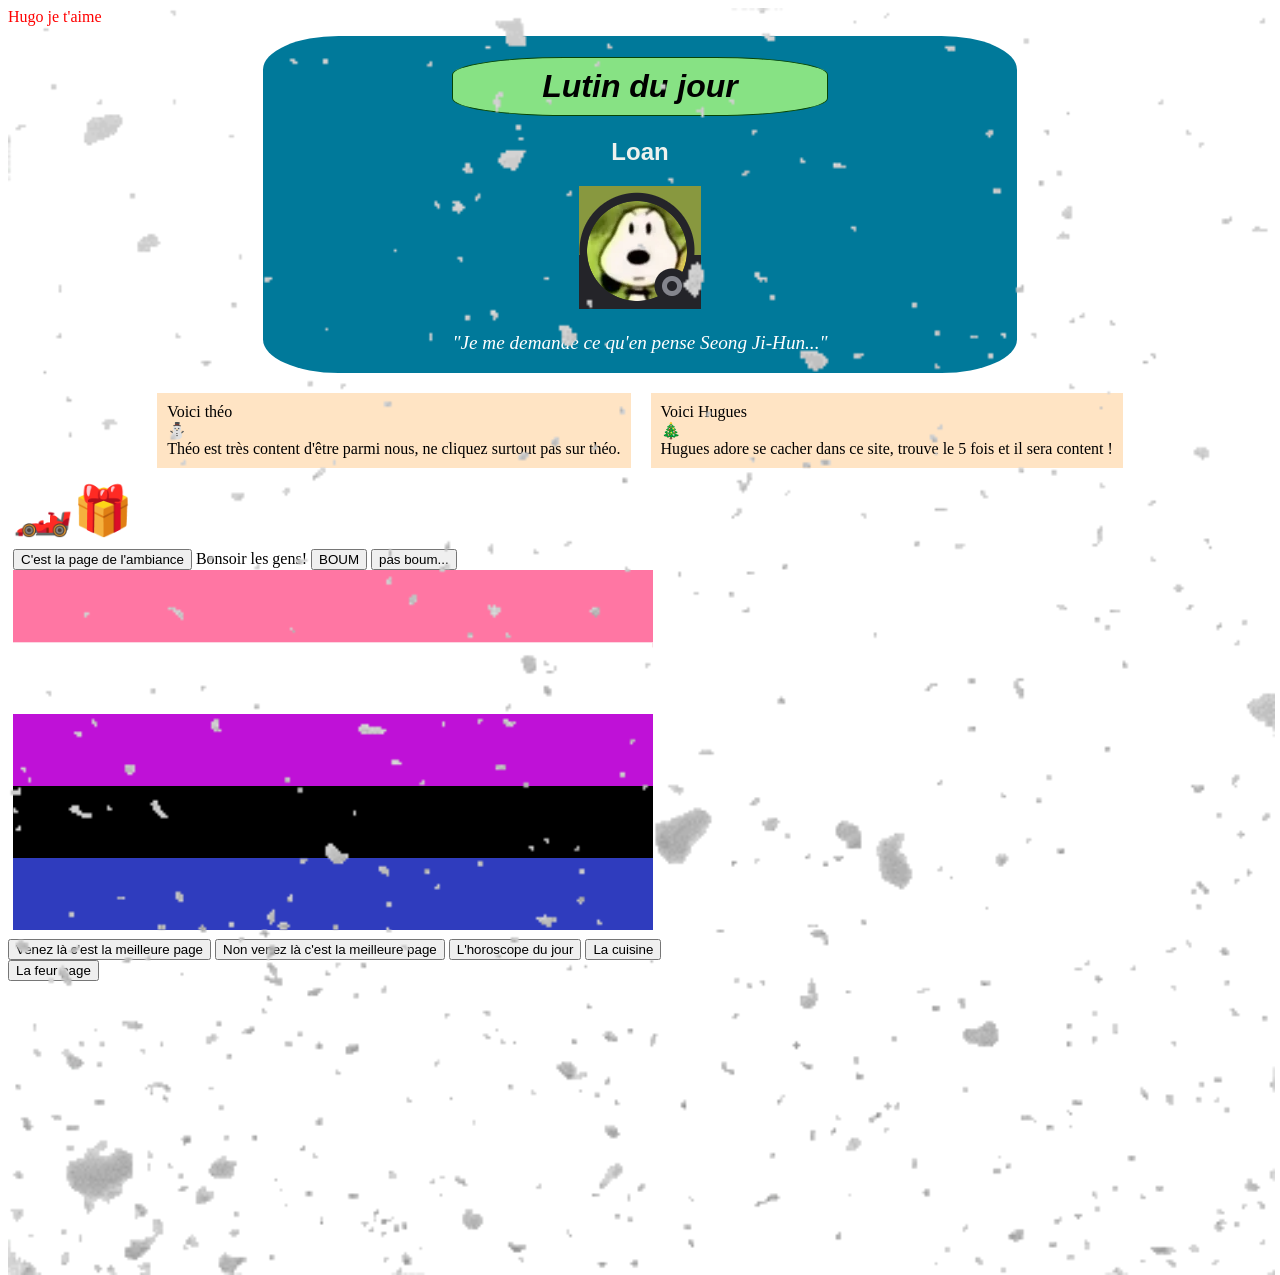
<file: index.html>
<!DOCTYPE html>
<html lang="en">
<head>
    <meta charset="UTF-8">
    <meta name="viewport" content="width=device-width, initial-scale=1.0">
    <title>C'est le SITE</title>

    <link rel="stylesheet" href="styles/main.css">
</head>
<body>
    <img class="snow" style="position:absolute;width:99%;pointer-events:none;" src="fetes/noel/snow.gif"> <!-- NOEL-->
    <span class="p1-eni">Hugo je t'aime</span>
    <div class="flex-eni center">
    <div id="bouffon" class="isolation-eni-2">
        <!-- <h1 id="header-bouffon">Bouffon du jour</h1> NOEL  -->
         <h1 id="header-bouffon">Lutin du jour</h1>

        <h2 id="title-bouffon"></h2>
    </div>
    </div>  
    <div class="flex-eni">
        <div class="isolation-eni">
            <span>Voici théo</span> <br>
            <!-- <span id="theo" onclick="killTheo()">👨🏼</span> <br> NOEL -->
             <span id="theo" onclick="killTheo()">⛄</span> <br>
            <span id="consigne">Théo est très content d'être parmi nous, ne cliquez surtout pas sur théo.</span>
        </div>
        <div class="isolation-eni">
            <span>Voici Hugues</span> <br>
            <!-- <span id="hugues" onclick="getHugues(this)">👦🏾</span> <br>  NOEL-->
             <span id="hugues" onclick="getHugues(this)">🎄</span> <br>
            <span id="consigne">Hugues adore se cacher dans ce site, trouve le <span id="hugues-count">5</span> fois et il sera content !</span>
        </div>
    </div>
    <div class="important-loan">
        <div class="course" >
            <div class="close-course" onclick="document.documentElement.style.setProperty('--visibilite-course', 'none')">
                x
            </div>
            <div id="dabloons"></div>
            <div class ="pari" >
                <div>Je parie &nbsp; </div>
                <input type="number" id="numb_dabl" min="1" :max="var(--)">
                <div> &nbsp; Dabloons sur coureur &nbsp; </div>
                <div class="choix-coureurs"> 
                    <!-- &nbsp;<img class="choix-coureur-1" onclick="select_coureur(1)" src="img/course/linos.jpg">&nbsp;
                    &nbsp;<img class="choix-coureur-2" onclick="select_coureur(2)" src="img/course/spiderman.png">&nbsp;
                    &nbsp;<img class="choix-coureur-3" onclick="select_coureur(3)" src="img/course/sadhamster.png">&nbsp;  NOEL-->
                    &nbsp;<img class="choix-coureur-1" onclick="select_coureur(1)" src="fetes/noel/noel.png">&nbsp;
                    &nbsp;<img class="choix-coureur-2" onclick="select_coureur(2)" src="fetes/noel/sapin.png">&nbsp;
                    &nbsp;<img class="choix-coureur-3" onclick="select_coureur(3)" src="fetes/noel/reindeer.png">&nbsp;

                </div>
                <input type="button" value="C'est parti !" onclick="commencer_course()">
                <div>&nbsp;&nbsp;&nbsp;&nbsp;</div>
                <div class="erreur-demarrage" id="erreur-demarrage"></div>
            </div>
            <div class="contestants">
                <div id="candidat-1">
                    <!-- <img class="coureur" src="img/course/linos.jpg"> NOEL -->
                    <img class="coureur" src="fetes/noel/noel.png"> <br>
                    <!-- <img class="vehicule" src="img/course/mcqueen.png"> NOEL -->
                     <img class="vehicule" src="fetes/noel/traineau.png">
                </div>
                <div id="candidat-2">
                    <!-- <img class="coureur" src="img/course/spiderman.png"> NOEL  -->
                    <img class="coureur" src="fetes/noel/sapin.png"> <br>
                    <!-- <img class="vehicule" src="img/course/rainbowdash.png"> NOEL -->
                     <img class="vehicule" src="fetes/noel/patin_a_glace.png">
                </div>
                <div id="candidat-3">
                    <!-- <img class="coureur" src="img/course/sadhamster.png">  NOEL -->
                    <img class="coureur" src="fetes/noel/reindeer.png"> <br>
                    <!-- <img class="vehicule" src="img/course/oiseau.png"> NOEL -->
                     <img class="vehicule" src="fetes/noel/cadeaux.png">
                </div>
                <div id="gagnant"></div>
            </div>
        </div>
        <div class="ligne-dabloons">
            <div class="ouvrir-course" onclick="ouverture_course()">🏎️</div>
            <div class="cadeau-quot" onclick="cadeau_quotidien()">🎁&nbsp;&nbsp;&nbsp;&nbsp;</div> 
            <div class="message-cadeau" id="message-cadeau"></div>
        </div>
    </div>
    <div class="machin_bidule-arthur">
        <a href="page-de-l-ambiance.html"><button class="arthur_button" type="button">C'est la page de l'ambiance</button></a>
        <span>Bonsoir les gens!</span>
        <button class="sound_button" type="button" onclick="bigsound()">BOUM</button>
        <button class="sound_button" type="button" onclick="nosound()">pas boum...</button>
        <div id="first-flag">
            <img class="genders" src="img/arthur/Genderfluidity_Pride_Flag.png" onclick="spin_heli(this)">
        </div>
    </div>
    <div class="bouton-tom">
        <a href="page2.html"><button class="button-tom" type="button">Venez là c'est la meilleure page</button></a>
        <a href="page-tom.html"><button class="button-tom" type="button">Non venez là c'est la meilleure page</button></a>
        <a href="horoscope.html"><button class="button-tom" type="button">L'horoscope du jour</button></a>
        <a href="cuisine.html"><button class="button-tom" type="button">La cuisine</button></a>
    </div>
    <div class="div-elea">
        <a href="feurpage.html"><button class="button-tom" type="button">La feur page</button></a>
    </div>

    <script type="text/javascript" src="scripts/main.js"></script>
    <script type="text/javascript" src="scripts/bouffon_jour.js"></script>
    <script type="text/javascript" src="scripts/ambiance.js"></script>

</body>
</html>
</file>
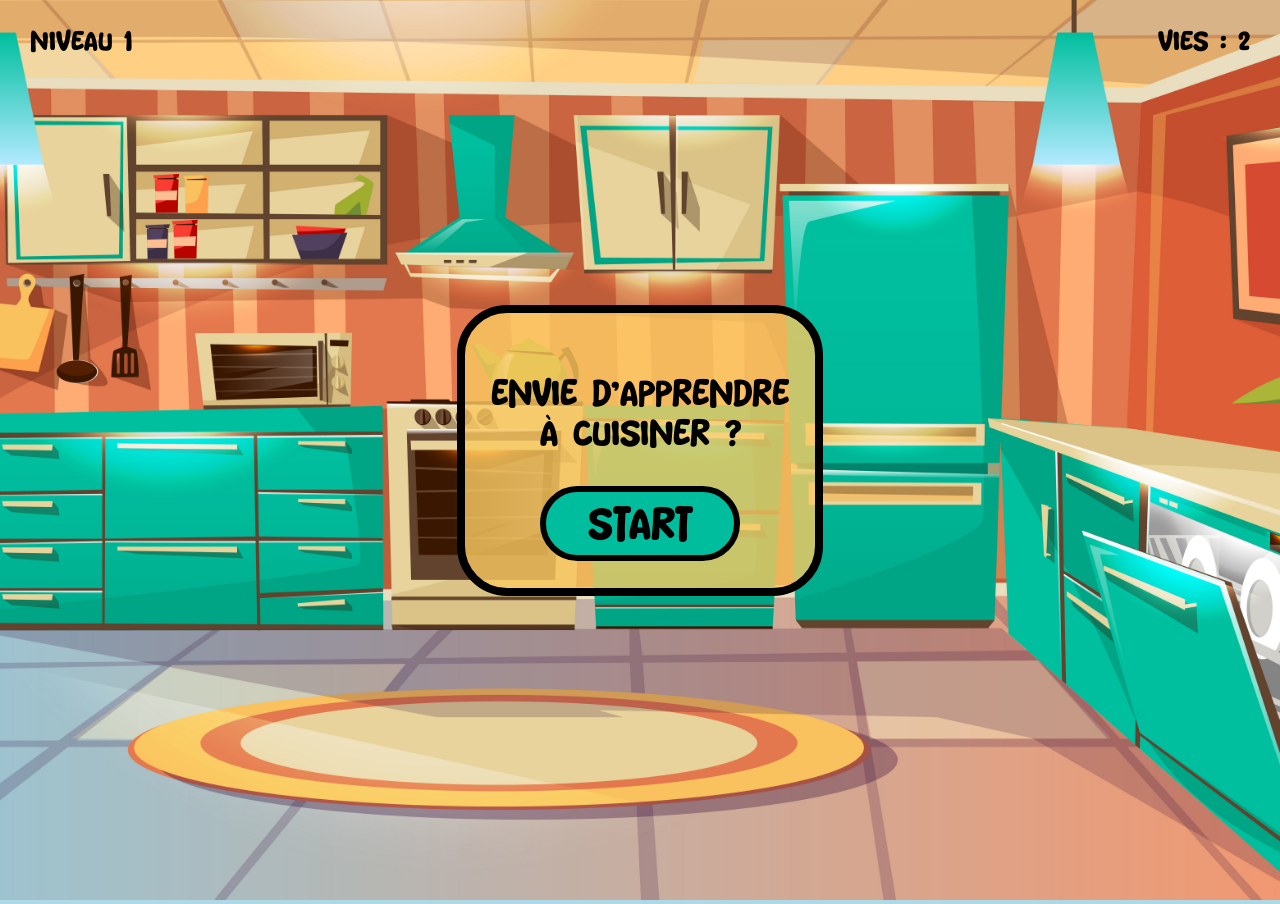
<file: cuisine.html>
<!DOCTYPE html>
<html lang="en">
<head>
    <meta charset="UTF-8">
    <meta name="viewport" content="width=device-width, initial-scale=1.0">
    <title>C'est le SITE</title>

    <link rel="stylesheet" href="styles/cuisine.css">
    <script type="text/javascript" src="scripts/cuisine.js"></script>
</head>
<body>
    <div class="main-container" id="background-screen">
        <img class="image-cuisine" src="img/tom/cuisine/cuisine.jpg">
    </div>
    <div class="main-container" id="info-screen">
        <p class="level-text">Niveau <span id="level">1</span></p>
        <p class="lives-text">Vies : <span id="lives">2</span></p>
    </div>
    <div class="main-container" id="start-screen">
        <div class="menu">
            <p class="title">Envie d'apprendre à cuisiner ?</p>
            <button class="start-button" onclick=start()>Start</button>
        </div>
    </div>
    <div class="main-container" id="rules-screen">
        <div class="rules-container">
            <p class="rules-title">Niveau <span id="level">1</span> :</p>
            <p class="rules-text" id="rules-text">Test</p>
        </div>
    </div>
    <div class="main-container" id="game-screen-level1">
        <img class="oeuf" src="img/tom/cuisine/oeuf1.png">
        <img class="oeuf" src="img/tom/cuisine/oeuf1.png">
        <img class="oeuf" src="img/tom/cuisine/oeuf1.png">
        <img class="oeuf" src="img/tom/cuisine/oeuf1.png">
        <img class="oeuf" src="img/tom/cuisine/oeuf1.png">
        <img class="saladier" id="follow" src="img/tom/cuisine/saladier.png">
        <script src="scripts/follow_mouse_tom.js"></script>
    </div>
    <div class="main-container" id="loser-screen">
        <div class="rules-container">
            <p class="rules-text">Haha loser mdrrr</p>
        </div>
    </div>
    <div class="main-container" id="victory-screen">
        <div class="rules-container">
            <p class="rules-text">Bravo ! Le niveau 2 arrive soon</p>
        </div>
    </div>
</body>
</html>
</file>
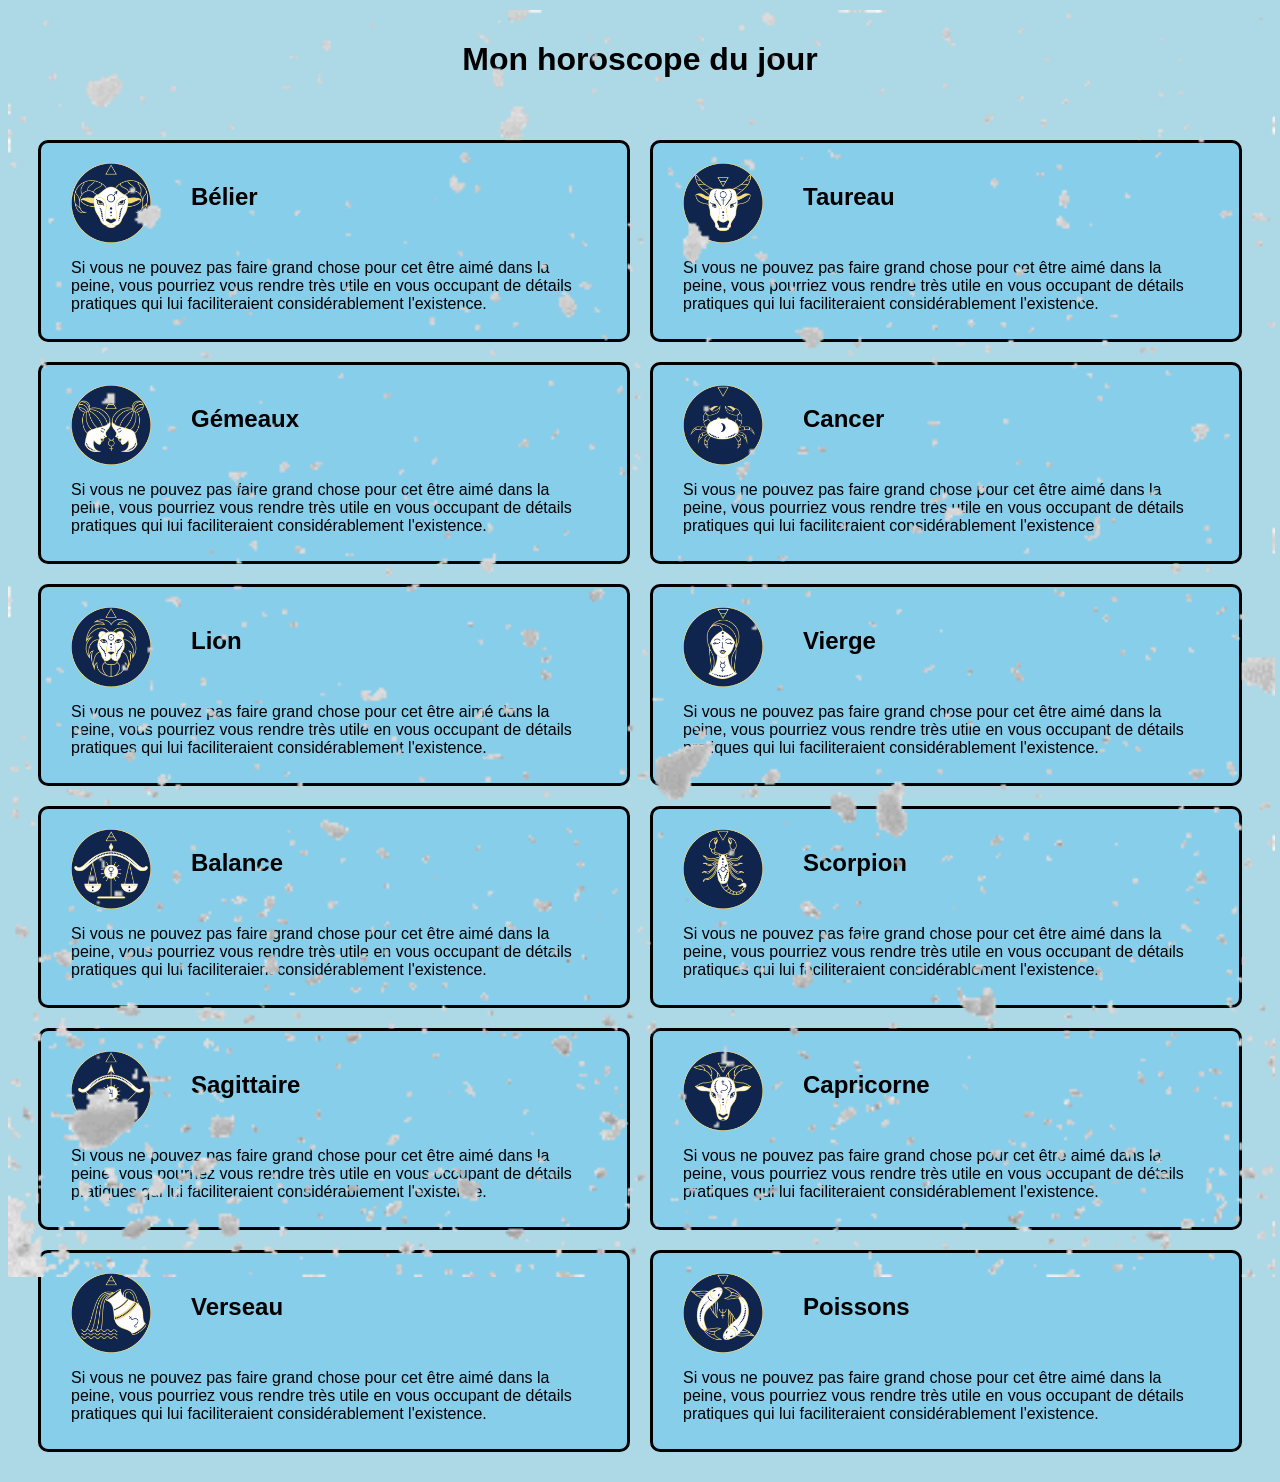
<file: horoscope.html>
<!DOCTYPE html>
<html lang="en">
<head>
    <meta charset="UTF-8">
    <meta name="viewport" content="width=device-width, initial-scale=1.0">
    <title>C'est le SITE</title>

    <link rel="stylesheet" href="styles/horoscope.css">
    <script type="text/javascript" src="scripts/horoscope.js"></script>
</head>
<body>
    <img class="snow" style="position:absolute;width:99%;pointer-events:none;" src="fetes/noel/snow.gif"> <!-- NOEL-->
    <div class="page-tom">
        <div class="header-tom">
            <h1 class="titre-tom">Mon horoscope du jour</h1>
        </div>
        <div class="flexbox-horoscope-tom">
            <div class="signe-astro-tom">
                <div class="header-signe-astro-tom">
                    <img class="image-signe-astro-tom" src="img/tom/horoscope/Bélier.png">
                    <h2 class="titre-signe-astro-tom">Bélier</h2>
                </div>
                <p id="texte-Bélier" class= "texte-signe-astro-tom">
                    Si vous ne pouvez pas faire grand chose pour cet être aimé dans la peine, vous pourriez vous rendre très utile en vous occupant de détails pratiques qui lui faciliteraient considérablement l'existence.
                </p>
            </div>

            <div class="signe-astro-tom">
                <div class="header-signe-astro-tom">
                    <img class="image-signe-astro-tom" src="img/tom/horoscope/Taureau.png">
                    <h2 class="titre-signe-astro-tom">Taureau</h2>
                </div>
                <p id="texte-Taureau" class= "texte-signe-astro-tom" onclick=showTaureau()>
                    Si vous ne pouvez pas faire grand chose pour cet être aimé dans la peine, vous pourriez vous rendre très utile en vous occupant de détails pratiques qui lui faciliteraient considérablement l'existence.
                </p>
            </div>

            <div class="signe-astro-tom">
                <div class="header-signe-astro-tom">
                    <img class="image-signe-astro-tom" src="img/tom/horoscope/Gémeaux.png">
                    <h2 class="titre-signe-astro-tom">Gémeaux</h2>
                </div>
                <p id="texte-Gémeaux" class= "texte-signe-astro-tom" onclick=showGemeaux()>
                    Si vous ne pouvez pas faire grand chose pour cet être aimé dans la peine, vous pourriez vous rendre très utile en vous occupant de détails pratiques qui lui faciliteraient considérablement l'existence.
                </p>
            </div>

            <div class="signe-astro-tom">
                <div class="header-signe-astro-tom">
                    <img class="image-signe-astro-tom" src="img/tom/horoscope/Cancer.png">
                    <h2 class="titre-signe-astro-tom">Cancer</h2>
                </div>
                <p id="texte-Cancer" class= "texte-signe-astro-tom" onclick=showCancer()>
                    Si vous ne pouvez pas faire grand chose pour cet être aimé dans la peine, vous pourriez vous rendre très utile en vous occupant de détails pratiques qui lui faciliteraient considérablement l'existence.
                </p>
            </div>

            <div class="signe-astro-tom">
                <div class="header-signe-astro-tom">
                    <img class="image-signe-astro-tom" src="img/tom/horoscope/Lion.png">
                    <h2 class="titre-signe-astro-tom">Lion</h2>
                </div>
                <p id="texte-Lion" class= "texte-signe-astro-tom">
                    Si vous ne pouvez pas faire grand chose pour cet être aimé dans la peine, vous pourriez vous rendre très utile en vous occupant de détails pratiques qui lui faciliteraient considérablement l'existence.
                </p>
            </div>

            <div class="signe-astro-tom">
                <div class="header-signe-astro-tom">
                    <img class="image-signe-astro-tom" src="img/tom/horoscope/Vierge.png">
                    <h2 class="titre-signe-astro-tom">Vierge</h2>
                </div>
                <p id="texte-Vierge" class= "texte-signe-astro-tom">
                    Si vous ne pouvez pas faire grand chose pour cet être aimé dans la peine, vous pourriez vous rendre très utile en vous occupant de détails pratiques qui lui faciliteraient considérablement l'existence.
                </p>
            </div>

            <div class="signe-astro-tom">
                <div class="header-signe-astro-tom">
                    <img class="image-signe-astro-tom" src="img/tom/horoscope/Balance.png">
                    <h2 class="titre-signe-astro-tom">Balance</h2>
                </div>
                <p id="texte-Balance" class= "texte-signe-astro-tom" onclick=showBalance()>
                    Si vous ne pouvez pas faire grand chose pour cet être aimé dans la peine, vous pourriez vous rendre très utile en vous occupant de détails pratiques qui lui faciliteraient considérablement l'existence.
                </p>
            </div>

            <div class="signe-astro-tom">
                <div class="header-signe-astro-tom">
                    <img class="image-signe-astro-tom" src="img/tom/horoscope/Scorpion.png">
                    <h2 class="titre-signe-astro-tom">Scorpion</h2>
                </div>
                <p id="texte-Scorpion" class= "texte-signe-astro-tom" onclick=showScorpion()>
                    Si vous ne pouvez pas faire grand chose pour cet être aimé dans la peine, vous pourriez vous rendre très utile en vous occupant de détails pratiques qui lui faciliteraient considérablement l'existence.
                </p>
            </div>

            <div class="signe-astro-tom">
                <div class="header-signe-astro-tom">
                    <img class="image-signe-astro-tom" src="img/tom/horoscope/Sagittaire.png">
                    <h2 class="titre-signe-astro-tom">Sagittaire</h2>
                </div>
                <p id="texte-Sagittaire" class= "texte-signe-astro-tom" onclick=showSagittaire()> <!-- NOEL -->
                    Si vous ne pouvez pas faire grand chose pour cet être aimé dans la peine, vous pourriez vous rendre très utile en vous occupant de détails pratiques qui lui faciliteraient considérablement l'existence.
                </p>
            </div>

            <div class="signe-astro-tom">
                <div class="header-signe-astro-tom">
                    <img class="image-signe-astro-tom" src="img/tom/horoscope/Capricorne.png">
                    <h2 class="titre-signe-astro-tom">Capricorne</h2>
                </div>
                <p id="texte-Capricorne" class= "texte-signe-astro-tom">
                    Si vous ne pouvez pas faire grand chose pour cet être aimé dans la peine, vous pourriez vous rendre très utile en vous occupant de détails pratiques qui lui faciliteraient considérablement l'existence.
                </p>
            </div>

            <div class="signe-astro-tom">
                <div class="header-signe-astro-tom">
                    <img class="image-signe-astro-tom" src="img/tom/horoscope/Verseau.png">
                    <h2 class="titre-signe-astro-tom">Verseau</h2>
                </div>
                <p id="texte-Verseau" class= "texte-signe-astro-tom">
                    Si vous ne pouvez pas faire grand chose pour cet être aimé dans la peine, vous pourriez vous rendre très utile en vous occupant de détails pratiques qui lui faciliteraient considérablement l'existence.
                </p>
            </div>

            <div class="signe-astro-tom">
                <div class="header-signe-astro-tom">
                    <img class="image-signe-astro-tom" src="img/tom/horoscope/Poissons.png">
                    <h2 class="titre-signe-astro-tom">Poissons</h2>
                </div>
                <p id="texte-Poissons" class= "texte-signe-astro-tom" onclick=showPoissons()>
                    Si vous ne pouvez pas faire grand chose pour cet être aimé dans la peine, vous pourriez vous rendre très utile en vous occupant de détails pratiques qui lui faciliteraient considérablement l'existence.
                </p>
            </div>
        </div>
    </div>
</body>
</html>
</file>
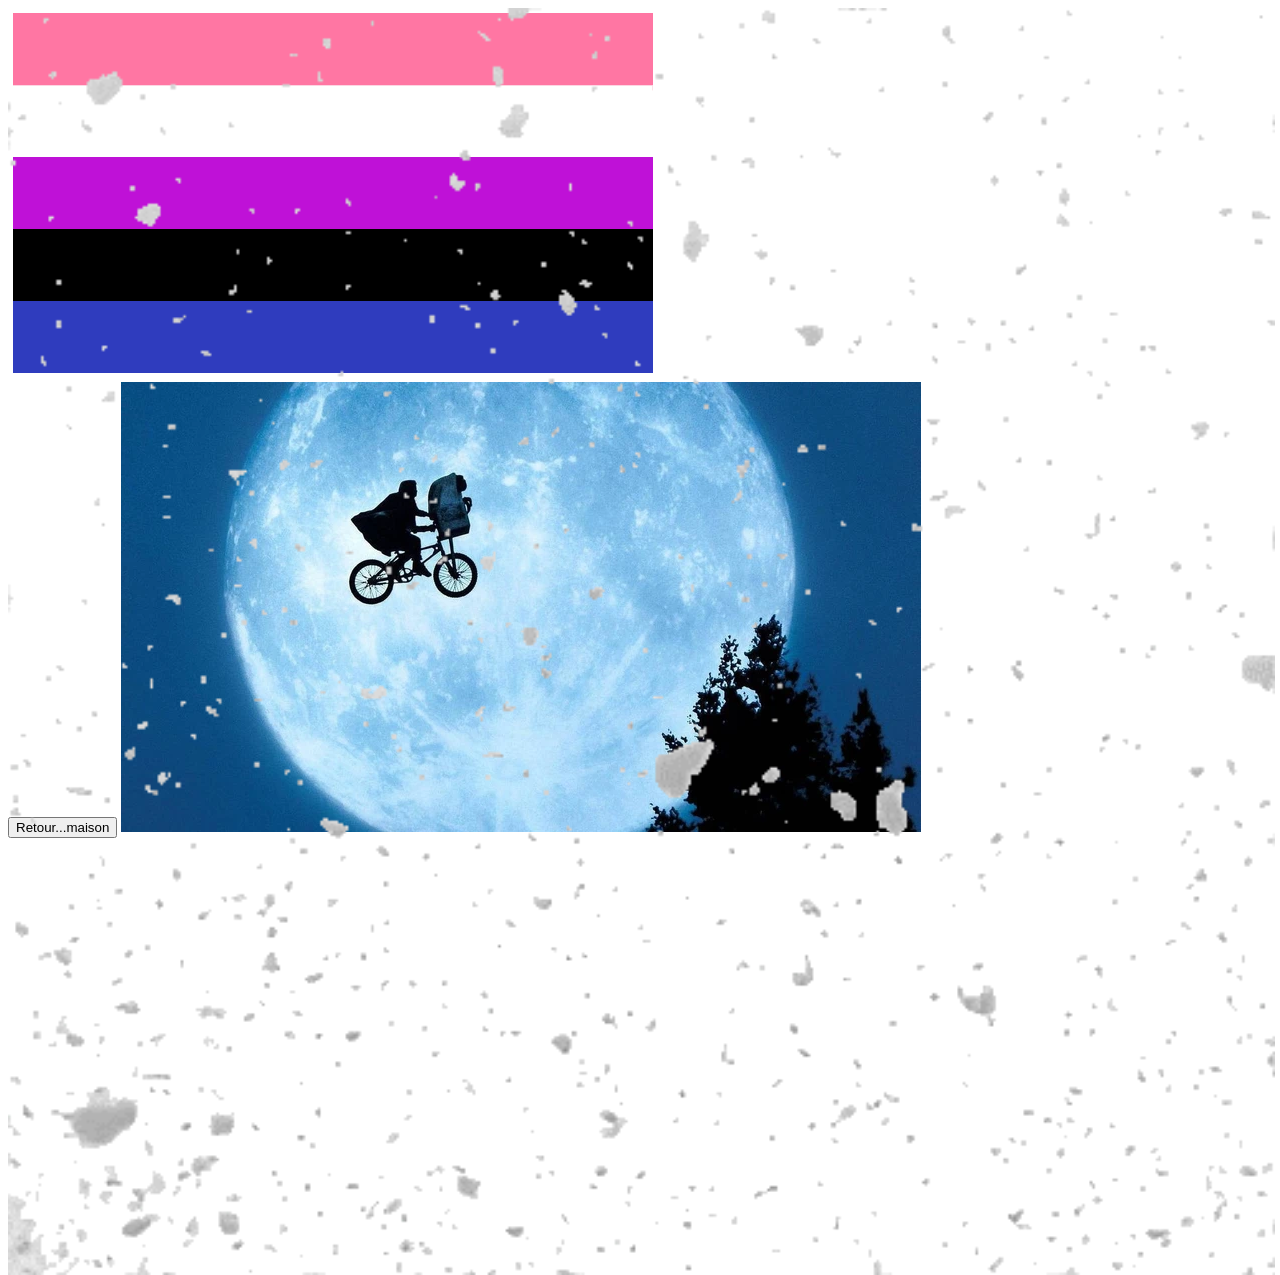
<file: page-de-l-ambiance.html>
<!DOCTYPE html>
<html lang="en">
<head>
    <meta charset="UTF-8">
    <meta name="viewport" content="width=device-width, initial-scale=1.0">
    <title>Bienvenue</title>

    <link rel="stylesheet" href="styles/ambiance.css">
    <script type="text/javascript" src="scripts/ambiance.js"></script>
</head>
<body>
    <img class="snow" style="position:absolute;width:99%;pointer-events:none;" src="fetes/noel/snow.gif"> <!-- NOEL-->
    <div class="machin_bidule-arthur">
        <div id="first-flag">
            <img class="genders" src="img/arthur/Genderfluidity_Pride_Flag.png" onclick="morph(this)">
        </div>
    </div>
    <a href="index.html"><button class="arthur_button" type="button">Retour...maison </button></a>
    <img class="genders" src="img/arthur/et.webp" onclick="spin_heli(this)">

</body>
</file>
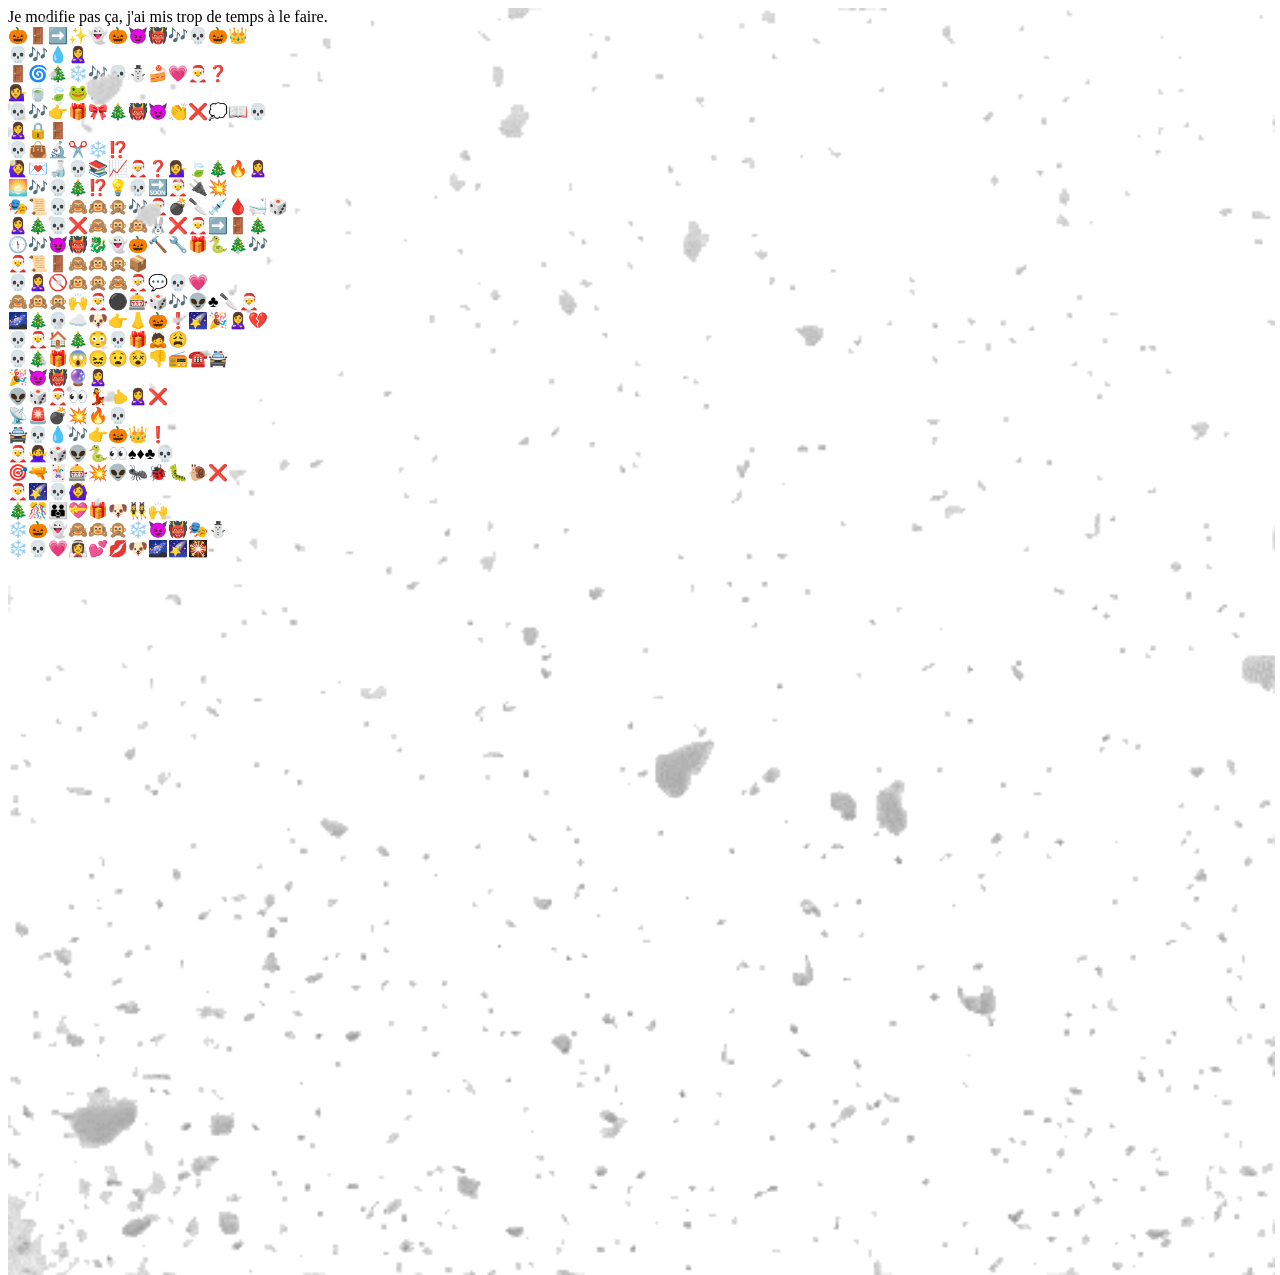
<file: page-tom.html>
<!DOCTYPE html>
<html lang="en">
<head>
    <meta charset="UTF-8">
    <meta name="viewport" content="width=device-width, initial-scale=1.0">
    <title>C'est le SITE</title>

    <link rel="stylesheet" href="styles/main.css">
    <script type="text/javascript" src="scripts/main.js"></script>
</head>
<body>
    <img class="snow" style="position:absolute;width:99%;pointer-events:none;" src="fetes/noel/snow.gif"> <!-- NOEL-->
    <div class="page-tom">
        <!-- NOEL <span class="texte-tom">Tu pensais vraiment que j'avais fait un truc ??? Frère j'ai passé 20min sur 2 boutons et un gif je vais pas te faire un site en entier non mais oh c'est quoi ça ta gueule arrête ça écrit tout seul aaaaaaaaaaaaaaaaaaaaaaaaaaaaaaaaaaaaaaaaaaaaaaaaaaaaaaaaah</span> -->
         <span> Je modifie pas ça, j'ai mis trop de temps à le faire. <br></span>
         <span class="texte-tom">
            🎃🚪➡️✨👻🎃😈👹🎶💀🎃👑 <br>
            💀🎶💧🙎‍♀️ <br>
            🚪🌀🎄❄️🎶💀⛄️🍰💗🎅❓ <br>
            💁‍♀️🍵🍃🐸💤 <br>
            💀🎶👉🎁🎀🎄👹😈👏❌💭📖💀 <br>
            🙎‍♀️🔒🚪 <br>
            💀👜🔬✂️❄️⁉️ <br>
            🙋‍♀️💌🍶💀📚📈🎅❓💁‍♀️🍃🎄🔥🙎‍♀️ <br>
            🌅🎶💀🎄⁉️💡💀🔜🎅🔌💥 <br>
            🎭📜💀🙈🙉🙊🎶🎅💣🔪💉🩸🛁🎲 <br>
            🙎‍♀️🎄💀❌🙈🙊🙉🐰❌🎅➡️🚪🎄 <br>
            🕦🎶😈👹🐉👻🎃🔨🔧🎁🐍🎄🎶 <br>
            🎅📜🚪🙈🙉🙊📦 <br>
            💀🙎‍♀️🚫🙉🙊🙈🎅💬💀💗 <br>
            🙈🙉🙊🙌🎅⚫️🎰🎲🎶👽♣️🔪🎅 <br>
            🌌🎄💀☁️🐶👉👃🎃❗️🌠🎉🙎‍♀️💔 <br>
            💀🎅🏠🎄😳💀🎁🙇😩 <br>
            💀🎄🎁😱😖😧😵👎📻☎️🚔 <br>
            🎉😈👹🔮🙎‍♀️ <br>
            👽🎲🎅👀💃👈🙎‍♀️❌ <br>
            📡🚨💣💥🔥💀 <br>
            🚔💀💧🎶👉🎃👑❗️ <br>
            🎅🙅‍♀️🎲👽🐍👀♠️♦️♣️💀 <br>
            🎯🔫🃏🎰💥👽🐜🐞🐛🐌❌ <br>
            🎅🌠💀🙆‍♀️ <br>
            🎄🎊🧑‍🧑‍🧒💝🎁🐶👯‍♀️🙌 <br>
            ❄️🎃👻🙈🙉🙊❄️😈👹🎭⛄️ <br>
            ❄️💀💗👰‍♀️💕💋🐶🌌🌠🎇 <br>

         </span>
    </div>
</body>
</html>
</file>
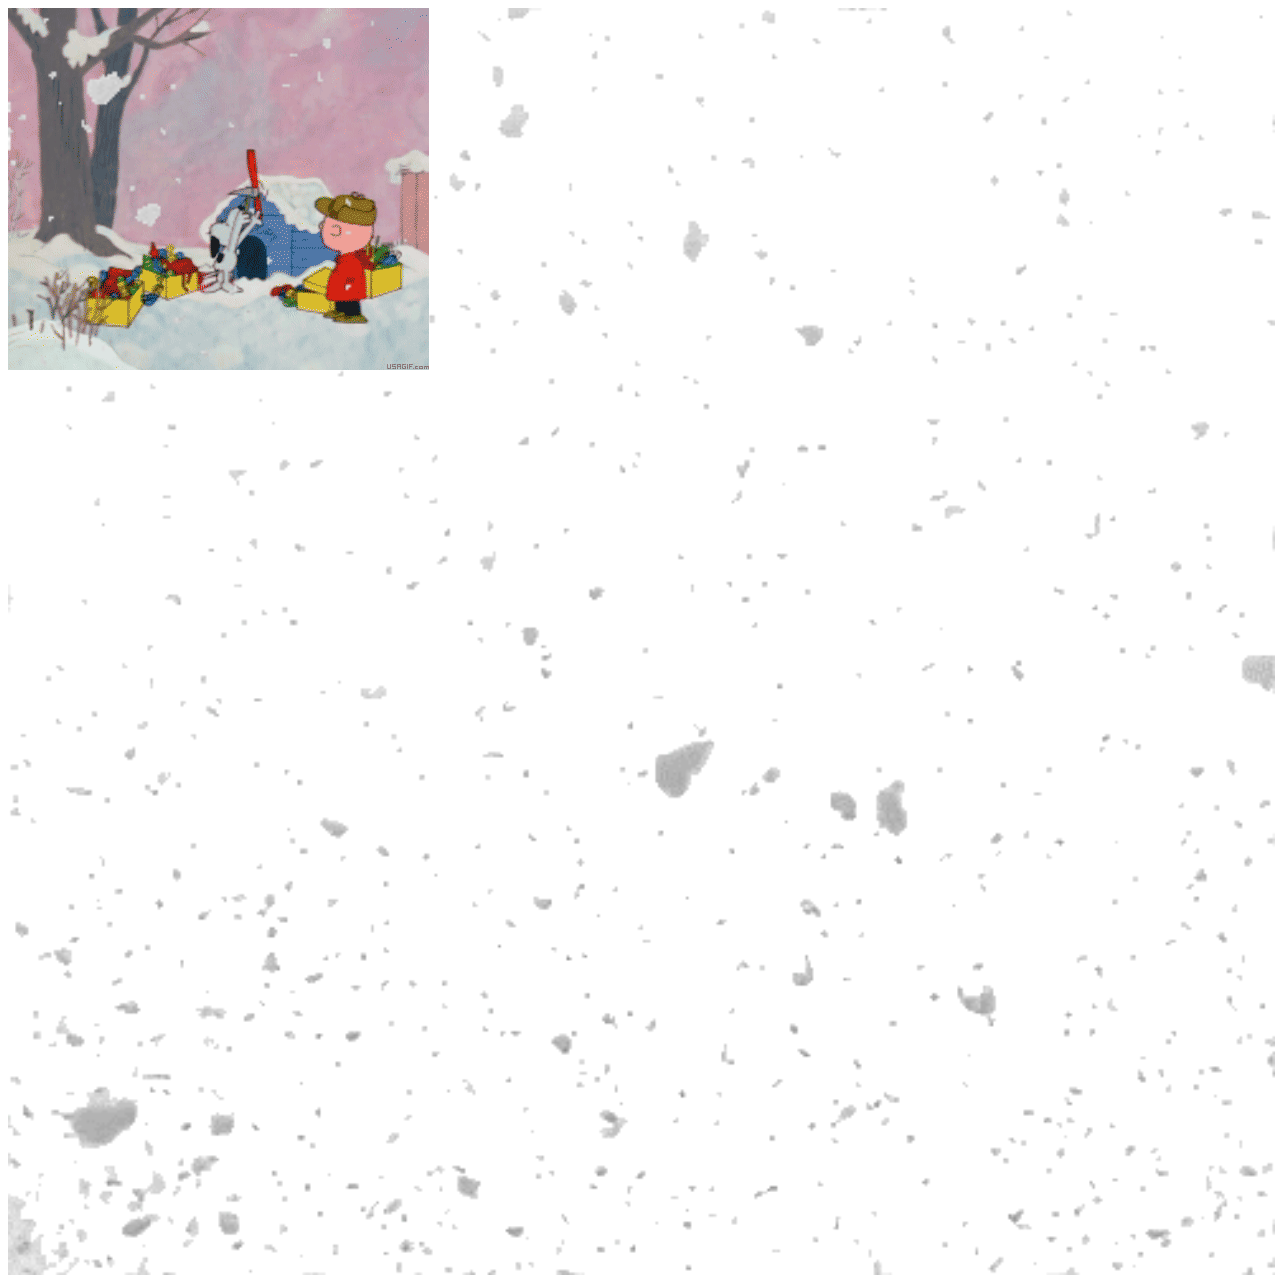
<file: page2.html>
<!DOCTYPE html>
<html lang="en">
<head>
    <meta charset="UTF-8">
    <meta name="viewport" content="width=device-width, initial-scale=1.0">
    <title>C'est le SITE</title>

    <link rel="stylesheet" href="styles/main.css">
    <script type="text/javascript" src="scripts/main.js"></script>
</head>
<body>
    <img class="snow" style="position:absolute;width:99%;height:auto;pointer-events:none;" src="fetes/noel/snow.gif"> <!-- NOEL-->
    <div class="page-tom">
        <!-- <img class="gif-tom" src="img/tom/image-tom.gif"> NOEL -->
         <img class="gif-tom" src="fetes/noel/esnupi.gif">
    </div>
</body>
</html>
</file>
<file: styles/main.css>
:root{
    --visibilite-course: none;
    --visibilite-voiture: hidden;
    --choix-coureur-1: hidden;
    --choix-coureur-2: hidden;
    --choix-coureur-3: hidden;
}


.p1-eni {
    color: red;
}

.isolation-eni {
    padding: 10px;
    border: 1 black dotted;
    background-color: bisque;
    margin: 10px;
}

.isolation-eni-2 {
    border: 1 black dotted;
    background-color: rgb(0, 121, 154);
    margin: 10px;
    padding: 0 15% 0 15%;
    border-radius: 10%;
}
.flex-eni {
    display: flex;
    justify-content: center;
    align-items: center;
}

.center * {
    text-align: center;

}

.important-loan{
    padding: 5px;
    position: relative;
    .ligne-dabloons{
        display: flex;
        .ouvrir-course{
            font-size: 300%;
            &:hover{
                cursor: pointer;
            }
        }
        .cadeau-quot{
            font-size: 300%;
            display: flex;
            &:hover{
                cursor: pointer;
            }
        }
        .message-cadeau{
            color: red;
            display: flex;
            justify-content: center;
            align-items: center;
        }
    }
    .course{
        display: var(--visibilite-course);
        position: absolute;
        width: 90vw;
        height: 300px;
        padding: 1rem 0.5rem;
        background-color: rgb(191, 250, 195);    
        .pari{
            display: flex;
            .choix-coureurs{
                &:hover{
                    cursor: pointer;
                }
                .choix-coureur-1{
                    height: 20px;
                    width:20px;
                    border-style: var(--choix-coureur-1);
                    border-color: red;
                }
                .choix-coureur-2{
                    height: 20px;
                    width:20px;
                    border-style: var(--choix-coureur-2);
                    border-color: red;
                }
                .choix-coureur-3{
                    height: 20px;
                    width:20px;
                    border-style: var(--choix-coureur-3);
                    border-color: red;
                }
            }
            .erreur-demarrage{
                color: red;
            }
        }
        .contestants{
            .coureur{
                height: 20px;
                width:20px;
                &:hover{
                    cursor: grab;
                }
            }
            .vehicule{
                height: 40px;
                width: 60px;
                visibility: var(--visibilite-voiture);
            }
        }
        .close-course{
            display: flex;
            justify-content: right;
            color : red;
            &:hover{
                cursor: pointer;
            }
        }
    }

}

.machin_bidule-arthur{
    padding: 5px;
    .genders{
        height: 360px;
        width: 640px;
        &:hover{
            cursor: grab;
        }
    }
}

h1 {
    font-family:'Gill Sans', 'Gill Sans MT', Calibri, 'Trebuchet MS', sans-serif;
    font-style: oblique;
    background-color: #87e284;
    border: 1px solid #074505;
    border-radius: 30%;
    padding: 10px;
}

#title-bouffon {
    color: #eef2ee;
    font-family: 'Segoe UI', Tahoma, Geneva, Verdana, sans-serif;
}

#cite {
    font-style: italic;
    font-size: larger;
    color: white;
}
</file>
<file: styles/cuisine.css>
:root{
    --visibilite-start: flex;
    --visibilite-rules: none;
    --visibilite-level1: none;
    --visibilite-loser: none;
    --visibilite-victory: none;
}

@font-face {
    font-family: MatchaStyle;
    src: url("../fonts/Matcha Style.ttf");
}

body{
    background-color: lightblue;
}

.main-container {
    position: absolute;
    top: 0%;
    left: 0%;
    width: 100vw;
    height: 100vh;
}

/*Arrière-plan*/

#background-screen {
    display: block;
}

.image-cuisine {
    width: 100vw;
    height: 100vw;
    min-width: 100vw;
    min-height: 100vh;
    max-width: 100vw;
    max-height: 100vh;
    object-fit: cover;
}

/*Infos de jeu*/

#info-screen {
    display: block;
}

.level-text {
    font-family: MatchaStyle;
    font-size:25px;
    position: absolute;
    top: 0%;
    left: 30px;
}

.lives-text {
    font-family: MatchaStyle;
    font-size:25px;
    position: absolute;
    top: 0%;
    right: 30px;
}

/*Menu start*/

#start-screen {
    display: var(--visibilite-start);
    align-items: center;
    justify-content: center;
}

.menu {
    width: 350px;
    height: 275px;
    background-color: rgb(251 202 97 / 80%);
    border: solid 8px;
    border-color: rgb(0 0 0);
    border-radius: 50px;
    display: flex;
    flex-direction: column;
    align-items: center;
    justify-content: center;
}

.start-button {
    min-width: 200px;
    min-height: 75px;
    background-color:rgb(0 189 157);
    border: solid 6px;
    border-color: black;
    border-radius: 50px;
    font-family: MatchaStyle;
    font-size:40px;
}

.start-button:hover {
    background-color: rgb(114 219 200);
}

.title {
    font-family: MatchaStyle;
    font-size:33px;
    text-align: center;
    padding-left: 15px;
    padding-right: 15px;
}

/*Menu des règles*/

#rules-screen {
    display: var(--visibilite-rules);
    align-items: center;
    justify-content: center;
}

.rules-container {
    width: 350px;
    height: fit-content;
    background-color: rgb(251 202 97 / 80%);
    border: solid 8px;
    border-color: rgb(0 0 0);
    border-radius: 50px;
    display: flex;
    flex-direction: column;
    align-items: center;
    justify-content: center;
}

.rules-title {
    font-family: MatchaStyle;
    font-size:33px;
    text-align: center;
    padding-left: 15px;
    padding-right: 15px;
}

.rules-text {
    font-family: MatchaStyle;
    font-size:20px;
    text-align: center;
    padding-left: 15px;
    padding-right: 15px;
}

/*Level 1*/

#game-screen-level1 {
    display: var(--visibilite-level1);
}

.oeuf {
    display: block;
    position: absolute;
    left: calc(50vw - calc(100px + 50px));
    top: 200px;
    height: 100px;
    width: 100px;
}

.saladier {
    display: block;
    position: absolute;
    top: 450px;
    height: 79px;
}

/*Loser screen*/

#loser-screen {
    display: var(--visibilite-loser);
    align-items: center;
    justify-content: center;
}

/*Victory Screen*/

#victory-screen {
    display: var(--visibilite-victory);
    align-items: center;
    justify-content: center;
}
</file>
<file: styles/horoscope.css>
body{
    background-color: lightblue;
}

.header-tom {
    text-align: center;
    padding: 10px;
    margin: 10px;
}

.titre-tom {
    font-family:'Lucida Sans', 'Lucida Sans Regular', 'Lucida Grande', 'Lucida Sans Unicode', Geneva, Verdana, sans-serif;
}

.flexbox-horoscope-tom {
    display: flex;
    flex-wrap: wrap;
    justify-content: space-around;
    padding: 10px;
    margin: 10px;
}

.signe-astro-tom {
    flex: 1 500px;
    min-height: 100px;
    padding: 10px;
    margin: 10px;
    background-color: skyblue;
    border-radius: 10px;
    border: solid;
    border-color: black;
}

.header-signe-astro-tom {
    display: flex;
    padding-top: 10px;
}

.image-signe-astro-tom {
    width: 80px;
    height: 80px;
    margin-left: 20px;
}

.titre-signe-astro-tom {
    margin-left: 40px;
    font-family:'Lucida Sans', 'Lucida Sans Regular', 'Lucida Grande', 'Lucida Sans Unicode', Geneva, Verdana, sans-serif;
}

.texte-signe-astro-tom {
    margin-left: 20px;
    margin-right: 20px;
    font-family:'Lucida Sans', 'Lucida Sans Regular', 'Lucida Grande', 'Lucida Sans Unicode', Geneva, Verdana, sans-serif;
}
</file>
<file: styles/ambiance.css>
.machin_bidule-arthur{
    padding: 5px;
    .genders{
        height: 360px;
        width: 640px;
        &:hover{
            cursor: grab;
        }
    }
}
</file>
